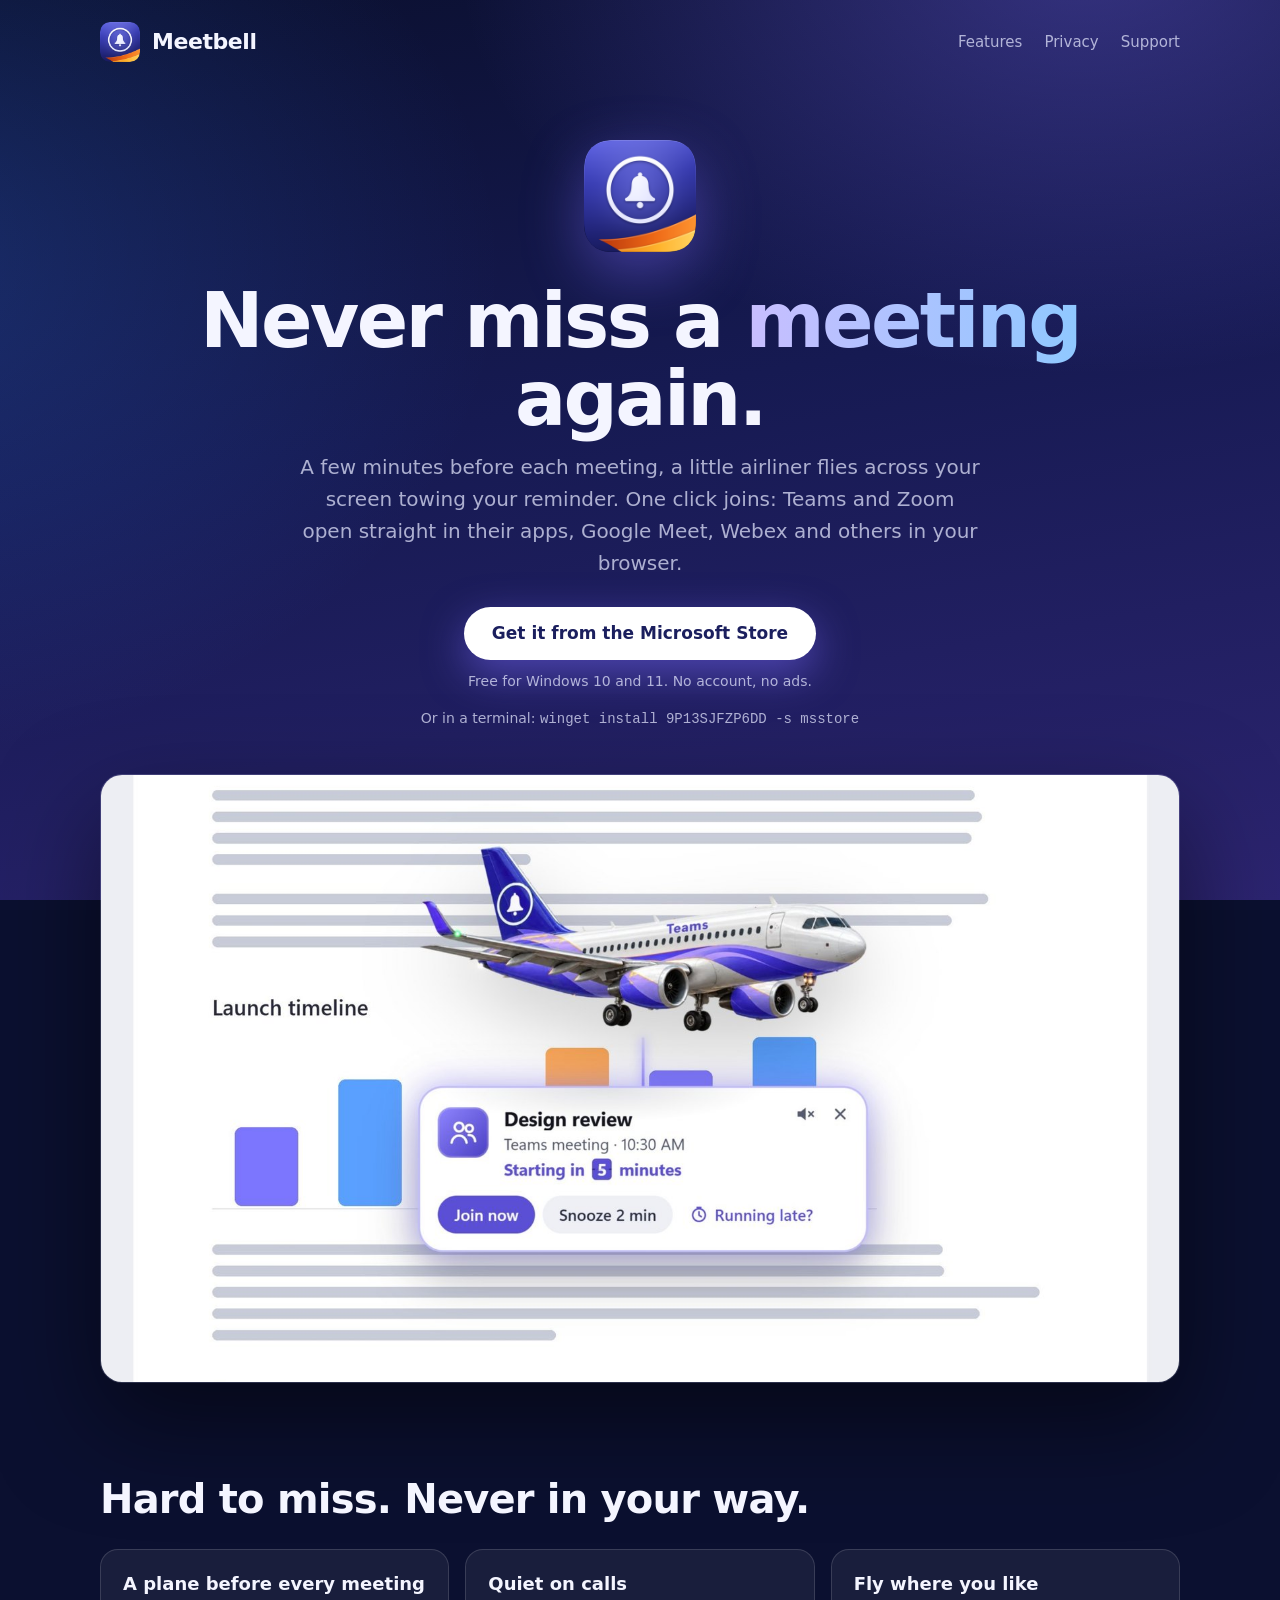
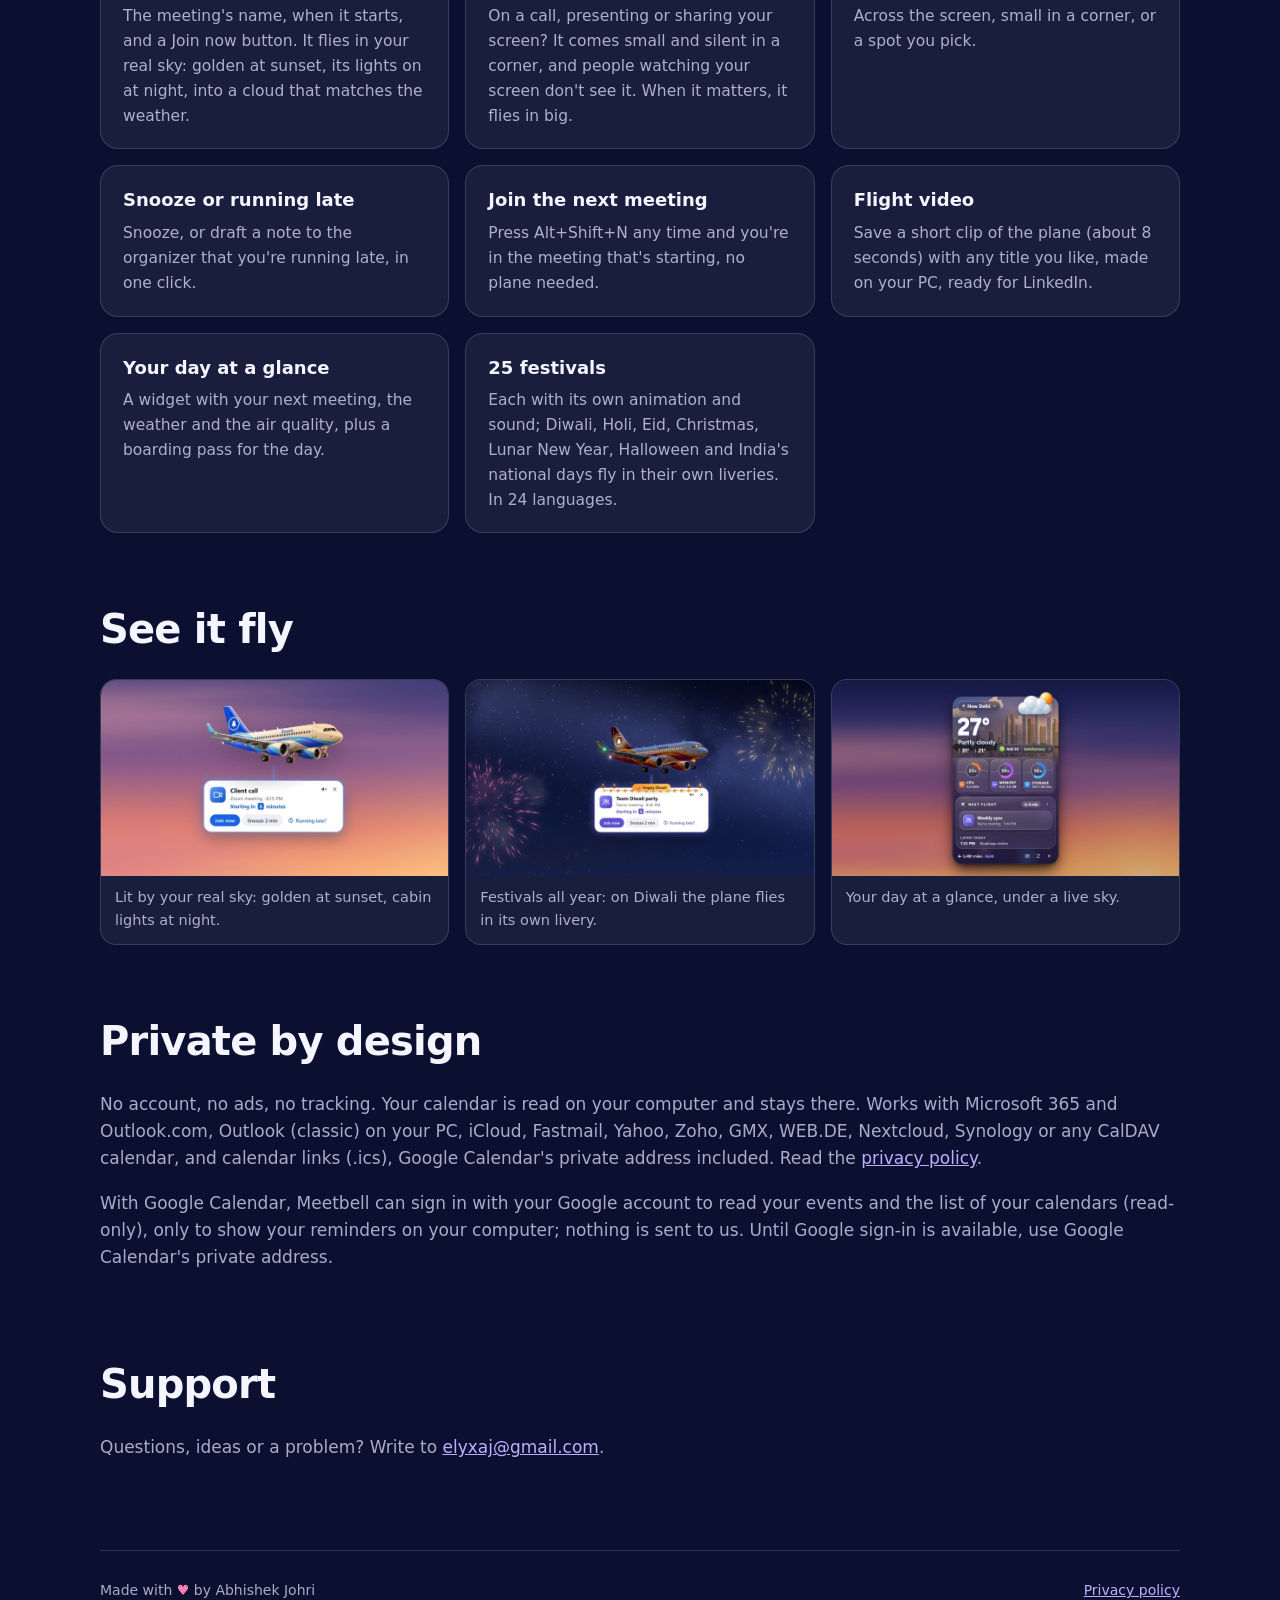
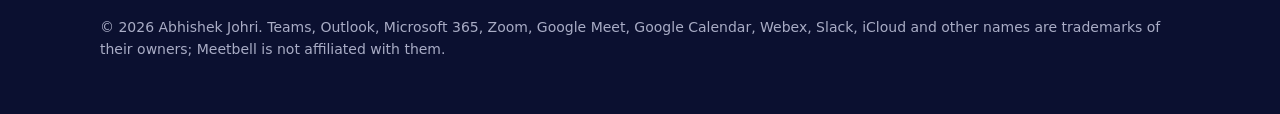
<file: index.html>
<!doctype html>
<html lang="en">
  <head>
    <meta charset="utf-8" />
    <meta name="viewport" content="width=device-width, initial-scale=1" />
    <title>Meetbell: meeting reminders that fly</title>
    <meta name="description" content="A little airliner flies across your screen before every meeting, towing your reminder, lit by your real sky. Join in one click. Free on the Microsoft Store." />
    <meta property="og:type" content="website" />
    <meta property="og:site_name" content="Meetbell" />
    <meta property="og:title" content="Meetbell: meeting reminders that fly" />
    <meta property="og:description" content="A little airliner flies across your screen before every meeting, towing your reminder. Join in one click. Free, no account, no ads." />
    <meta property="og:url" content="https://abhi10304.github.io/meetbell-site/" />
    <meta property="og:image" content="https://abhi10304.github.io/meetbell-site/img/og.jpg" />
    <meta property="og:image:type" content="image/jpeg" />
    <meta property="og:image:width" content="1200" />
    <meta property="og:image:height" content="630" />
    <meta property="og:image:alt" content="Meetbell: your meeting reminder is a plane. A little airliner at golden hour towing a reminder card with a Join now button." />
    <meta name="twitter:card" content="summary_large_image" />
    <link rel="icon" href="img/favicon.png" />
    <link rel="stylesheet" href="style.css" />
  </head>
  <body>
    <div class="wrap">
      <header class="top">
        <a class="brand" href="./"><img src="img/icon.png" alt="" />Meetbell</a>
        <nav><a href="#features">Features</a><a href="privacy.html">Privacy</a><a href="#support">Support</a></nav>
      </header>

      <main>
        <div class="hero">
          <img class="icon" src="img/icon.png" alt="Meetbell icon" />
          <h1>Never miss a <span class="hi">meeting</span> again.</h1>
          <p class="lead">
            A few minutes before each meeting, a little airliner flies across your screen towing your reminder. One click
            joins: Teams and Zoom open straight in their apps, Google Meet, Webex and others in your browser.
          </p>
          <a class="pill" href="https://apps.microsoft.com/detail/9P13SJFZP6DD">Get it from the Microsoft Store</a>
          <p class="muted small">Free for Windows 10 and 11. No account, no ads.</p>
          <p class="muted small">Or in a terminal: <code>winget install 9P13SJFZP6DD -s msstore</code></p>
          <div class="shot"><img src="img/1-sky.jpg" alt="A plane flies across a document towing a reminder for a Teams meeting, with Join now, Snooze and Running late buttons" /></div>
        </div>

        <section id="features">
          <h2>Hard to miss. Never in your way.</h2>
          <div class="grid">
            <div class="card"><h3>A plane before every meeting</h3><p>The meeting's name, when it starts, and a Join now button. It flies in your real sky: golden at sunset, its lights on at night, into a cloud that matches the weather.</p></div>
            <div class="card"><h3>Quiet on calls</h3><p>On a call, presenting or sharing your screen? It comes small and silent in a corner, and people watching your screen don't see it. When it matters, it flies in big.</p></div>
            <div class="card"><h3>Fly where you like</h3><p>Across the screen, small in a corner, or a spot you pick.</p></div>
            <div class="card"><h3>Snooze or running late</h3><p>Snooze, or draft a note to the organizer that you're running late, in one click.</p></div>
            <div class="card"><h3>Join the next meeting</h3><p>Press Alt+Shift+N any time and you're in the meeting that's starting, no plane needed.</p></div>
            <div class="card"><h3>Flight video</h3><p>Save a short clip of the plane (about 8 seconds) with any title you like, made on your PC, ready for LinkedIn.</p></div>
            <div class="card"><h3>Your day at a glance</h3><p>A widget with your next meeting, the weather and the air quality, plus a boarding pass for the day.</p></div>
            <div class="card"><h3>25 festivals</h3><p>Each with its own animation and sound; Diwali, Holi, Eid, Christmas, Lunar New Year, Halloween and India's national days fly in their own liveries. In 24 languages.</p></div>
          </div>
        </section>

        <section>
          <h2>See it fly</h2>
          <div class="gallery">
            <figure><img src="img/2-call.jpg" alt="A plane at golden hour, lit warm by the setting sun, towing a reminder for a Zoom client call" loading="lazy" /><figcaption>Lit by your real sky: golden at sunset, cabin lights at night.</figcaption></figure>
            <figure><img src="img/4-festival.jpg" alt="The plane in its Diwali livery at night, with diyas on its card and fireworks on both sides" loading="lazy" /><figcaption>Festivals all year: on Diwali the plane flies in its own livery.</figcaption></figure>
            <figure><img src="img/5-widget.jpg" alt="The widget: a city under the live sky, the weather, air quality, CPU, memory and storage, and the next meeting" loading="lazy" /><figcaption>Your day at a glance, under a live sky.</figcaption></figure>
          </div>
        </section>

        <section>
          <h2>Private by design</h2>
          <p class="muted">
            No account, no ads, no tracking. Your calendar is read on your computer and stays there. Works with Microsoft 365
            and Outlook.com, Outlook (classic) on your PC, iCloud, Fastmail, Yahoo, Zoho, GMX, WEB.DE, Nextcloud, Synology or
            any CalDAV calendar, and calendar links (.ics), Google Calendar's private address included. Read the
            <a href="privacy.html">privacy policy</a>.
          </p>
          <p class="muted">
            With Google Calendar, Meetbell can sign in with your Google account to read your events and the list of your
            calendars (read-only), only to show your reminders on your computer; nothing is sent to us. Until Google
            sign-in is available, use Google Calendar's private address.
          </p>
        </section>

        <section id="support">
          <h2>Support</h2>
          <p class="muted">Questions, ideas or a problem? Write to <a href="mailto:elyxaj@gmail.com">elyxaj@gmail.com</a>.</p>
        </section>
      </main>

      <footer>
        <div class="row">
          <span>Made with <span class="heart">♥</span> by Abhishek Johri</span>
          <span><a href="privacy.html">Privacy policy</a></span>
        </div>
        <p>© 2026 Abhishek Johri. Teams, Outlook, Microsoft 365, Zoom, Google Meet, Google Calendar, Webex, Slack, iCloud and other names are trademarks of their owners; Meetbell is not affiliated with them.</p>
      </footer>
    </div>
  </body>
</html>
</file>
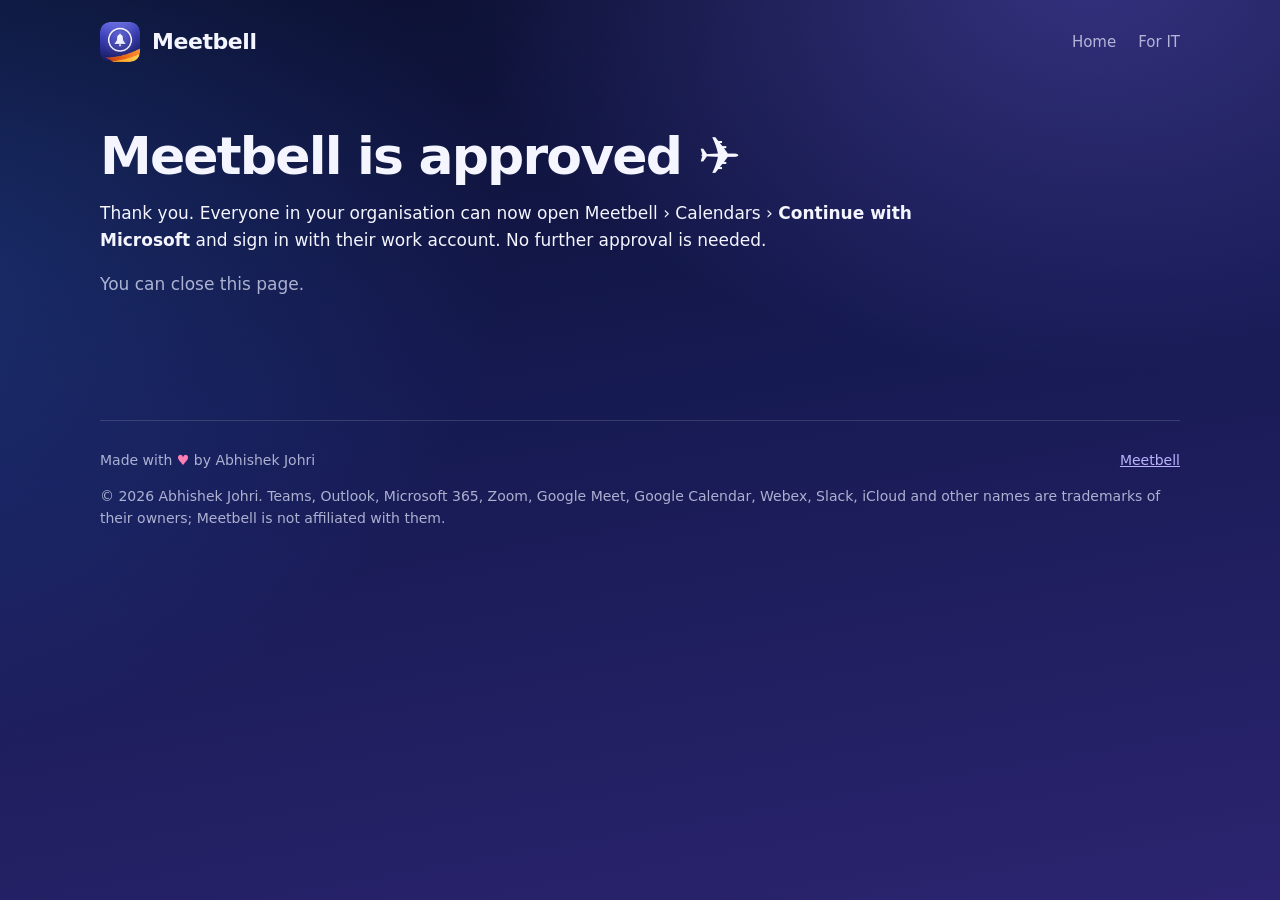
<file: approved.html>
<!doctype html>
<html lang="en">
  <head>
    <meta charset="utf-8" />
    <meta name="viewport" content="width=device-width, initial-scale=1" />
    <title>Meetbell approved</title>
    <meta name="description" content="Meetbell has been approved for your organisation." />
    <link rel="icon" href="img/favicon.png" />
    <link rel="stylesheet" href="style.css" />
  </head>
  <body>
    <div class="wrap">
      <header class="top">
        <a class="brand" href="./"><img src="img/icon.png" alt="" />Meetbell</a>
        <nav><a href="./">Home</a><a href="for-it.html">For IT</a></nav>
      </header>

      <main class="doc">
        <h1 id="title">Meetbell is approved ✈</h1>
        <p id="text">
          Thank you. Everyone in your organisation can now open Meetbell › Calendars › <strong>Continue with
          Microsoft</strong> and sign in with their work account. No further approval is needed.
        </p>
        <p class="muted">You can close this page.</p>
      </main>

      <footer>
        <div class="row">
          <span>Made with <span class="heart">♥</span> by Abhishek Johri</span>
          <span><a href="./">Meetbell</a></span>
        </div>
        <p>© 2026 Abhishek Johri. Teams, Outlook, Microsoft 365, Zoom, Google Meet, Google Calendar, Webex, Slack, iCloud and other names are trademarks of their owners; Meetbell is not affiliated with them.</p>
      </footer>
    </div>
    <script>
      // Microsoft returns ?admin_consent=True on success, or ?error=… if the approval was cancelled or failed.
      const q = new URLSearchParams(location.search);
      if (q.get('error')) {
        document.getElementById('title').textContent = 'Meetbell was not approved';
        document.getElementById('text').textContent =
          'The approval was cancelled or didn’t complete' +
          (q.get('error_description') ? ': ' + q.get('error_description') : '.') +
          ' You can try again with the same link, signed in as an administrator.';
      }
    </script>
  </body>
</html>
</file>
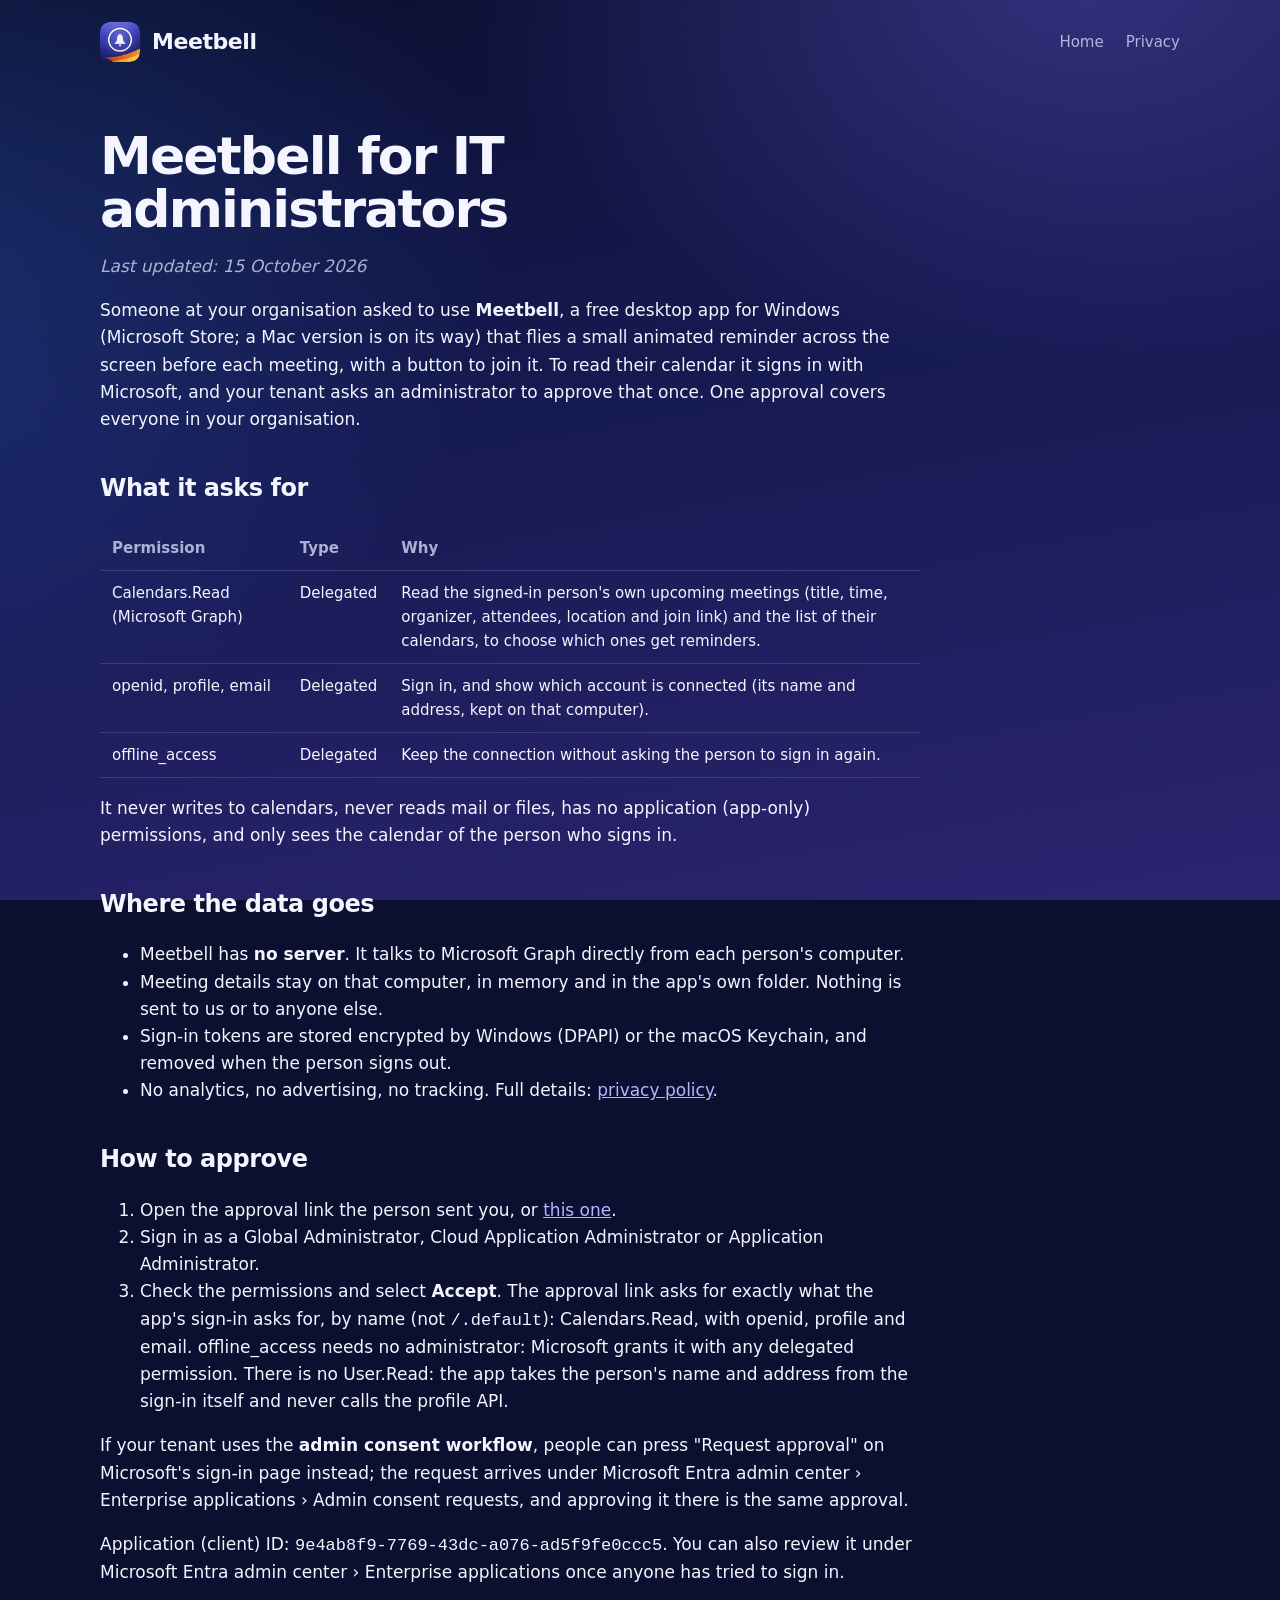
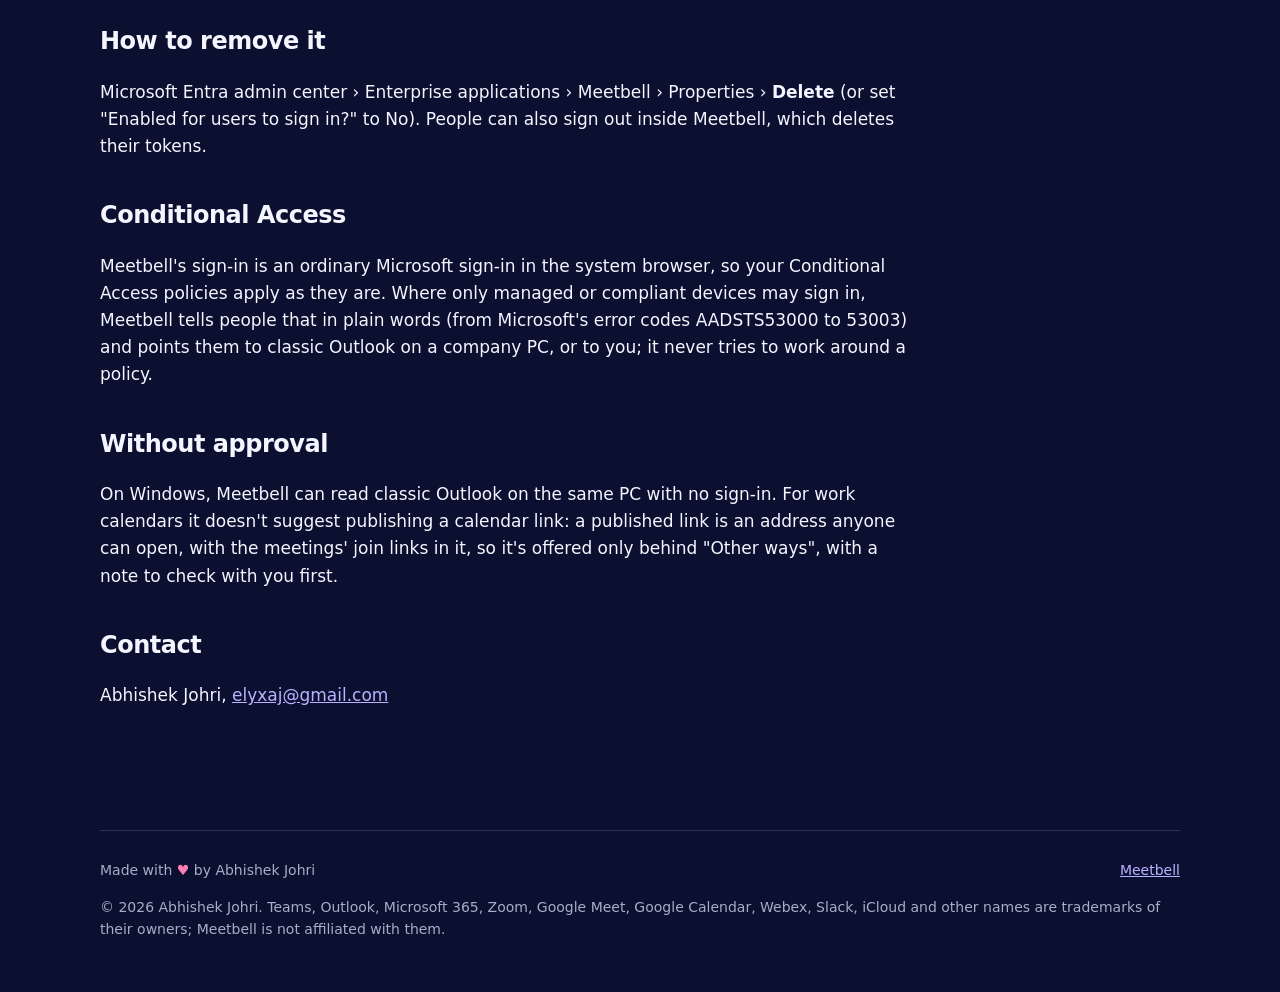
<file: for-it.html>
<!doctype html>
<html lang="en">
  <head>
    <meta charset="utf-8" />
    <meta name="viewport" content="width=device-width, initial-scale=1" />
    <title>Meetbell for IT administrators</title>
    <meta name="description" content="What Meetbell asks for in Microsoft 365, why, where the data goes, and how to approve or remove it." />
    <link rel="icon" href="img/favicon.png" />
    <link rel="stylesheet" href="style.css" />
  </head>
  <body>
    <div class="wrap">
      <header class="top">
        <a class="brand" href="./"><img src="img/icon.png" alt="" />Meetbell</a>
        <nav><a href="./">Home</a><a href="privacy.html">Privacy</a></nav>
      </header>

      <main class="doc">
        <h1>Meetbell for IT administrators</h1>
        <p class="muted"><em>Last updated: 15 October 2026</em></p>

        <p>
          Someone at your organisation asked to use <strong>Meetbell</strong>, a free desktop app for Windows (Microsoft
          Store; a Mac version is on its way) that flies a small animated reminder across the screen before each meeting,
          with a button to join it. To read their calendar it signs in with Microsoft, and your tenant asks an
          administrator to approve that once. One approval covers everyone in your organisation.
        </p>

        <h2>What it asks for</h2>
        <div class="table">
          <table>
            <thead>
              <tr><th>Permission</th><th>Type</th><th>Why</th></tr>
            </thead>
            <tbody>
              <tr><td>Calendars.Read (Microsoft Graph)</td><td>Delegated</td><td>Read the signed-in person's own upcoming meetings (title, time, organizer, attendees, location and join link) and the list of their calendars, to choose which ones get reminders.</td></tr>
              <tr><td>openid, profile, email</td><td>Delegated</td><td>Sign in, and show which account is connected (its name and address, kept on that computer).</td></tr>
              <tr><td>offline_access</td><td>Delegated</td><td>Keep the connection without asking the person to sign in again.</td></tr>
            </tbody>
          </table>
        </div>
        <p>
          It never writes to calendars, never reads mail or files, has no application (app-only) permissions, and only
          sees the calendar of the person who signs in.
        </p>

        <h2>Where the data goes</h2>
        <ul>
          <li>Meetbell has <strong>no server</strong>. It talks to Microsoft Graph directly from each person's computer.</li>
          <li>Meeting details stay on that computer, in memory and in the app's own folder. Nothing is sent to us or to anyone else.</li>
          <li>Sign-in tokens are stored encrypted by Windows (DPAPI) or the macOS Keychain, and removed when the person signs out.</li>
          <li>No analytics, no advertising, no tracking. Full details: <a href="privacy.html">privacy policy</a>.</li>
        </ul>

        <h2>How to approve</h2>
        <ol>
          <li>Open the approval link the person sent you, or
            <a href="https://login.microsoftonline.com/organizations/v2.0/adminconsent?client_id=9e4ab8f9-7769-43dc-a076-ad5f9fe0ccc5&amp;scope=openid%20profile%20email%20https%3A%2F%2Fgraph.microsoft.com%2FCalendars.Read&amp;redirect_uri=https%3A%2F%2Fabhi10304.github.io%2Fmeetbell-site%2Fapproved.html&amp;state=meetbell">this one</a>.
          </li>
          <li>Sign in as a Global Administrator, Cloud Application Administrator or Application Administrator.</li>
          <li>Check the permissions and select <strong>Accept</strong>. The approval link asks for exactly what the app's
            sign-in asks for, by name (not <code>/.default</code>): Calendars.Read, with openid, profile and email.
            offline_access needs no administrator: Microsoft grants it with any delegated permission. There is no
            User.Read: the app takes the person's name and address from the sign-in itself and never calls the profile API.</li>
        </ol>
        <p>
          If your tenant uses the <strong>admin consent workflow</strong>, people can press "Request approval" on
          Microsoft's sign-in page instead; the request arrives under Microsoft Entra admin center › Enterprise
          applications › Admin consent requests, and approving it there is the same approval.
        </p>
        <p>
          Application (client) ID: <code>9e4ab8f9-7769-43dc-a076-ad5f9fe0ccc5</code>. You can also review it under
          Microsoft Entra admin center › Enterprise applications once anyone has tried to sign in.
        </p>

        <h2>How to remove it</h2>
        <p>
          Microsoft Entra admin center › Enterprise applications › Meetbell › Properties › <strong>Delete</strong> (or set
          "Enabled for users to sign in?" to No). People can also sign out inside Meetbell, which deletes their tokens.
        </p>

        <h2>Conditional Access</h2>
        <p>
          Meetbell's sign-in is an ordinary Microsoft sign-in in the system browser, so your Conditional Access policies
          apply as they are. Where only managed or compliant devices may sign in, Meetbell tells people that in plain
          words (from Microsoft's error codes AADSTS53000 to 53003) and points them to classic Outlook on a company PC, or
          to you; it never tries to work around a policy.
        </p>

        <h2>Without approval</h2>
        <p>
          On Windows, Meetbell can read classic Outlook on the same PC with no sign-in. For work calendars it doesn't
          suggest publishing a calendar link: a published link is an address anyone can open, with the meetings' join
          links in it, so it's offered only behind "Other ways", with a note to check with you first.
        </p>

        <h2>Contact</h2>
        <p>Abhishek Johri, <a href="mailto:elyxaj@gmail.com">elyxaj@gmail.com</a></p>
      </main>

      <footer>
        <div class="row">
          <span>Made with <span class="heart">♥</span> by Abhishek Johri</span>
          <span><a href="./">Meetbell</a></span>
        </div>
        <p>© 2026 Abhishek Johri. Teams, Outlook, Microsoft 365, Zoom, Google Meet, Google Calendar, Webex, Slack, iCloud and other names are trademarks of their owners; Meetbell is not affiliated with them.</p>
      </footer>
    </div>
  </body>
</html>
</file>
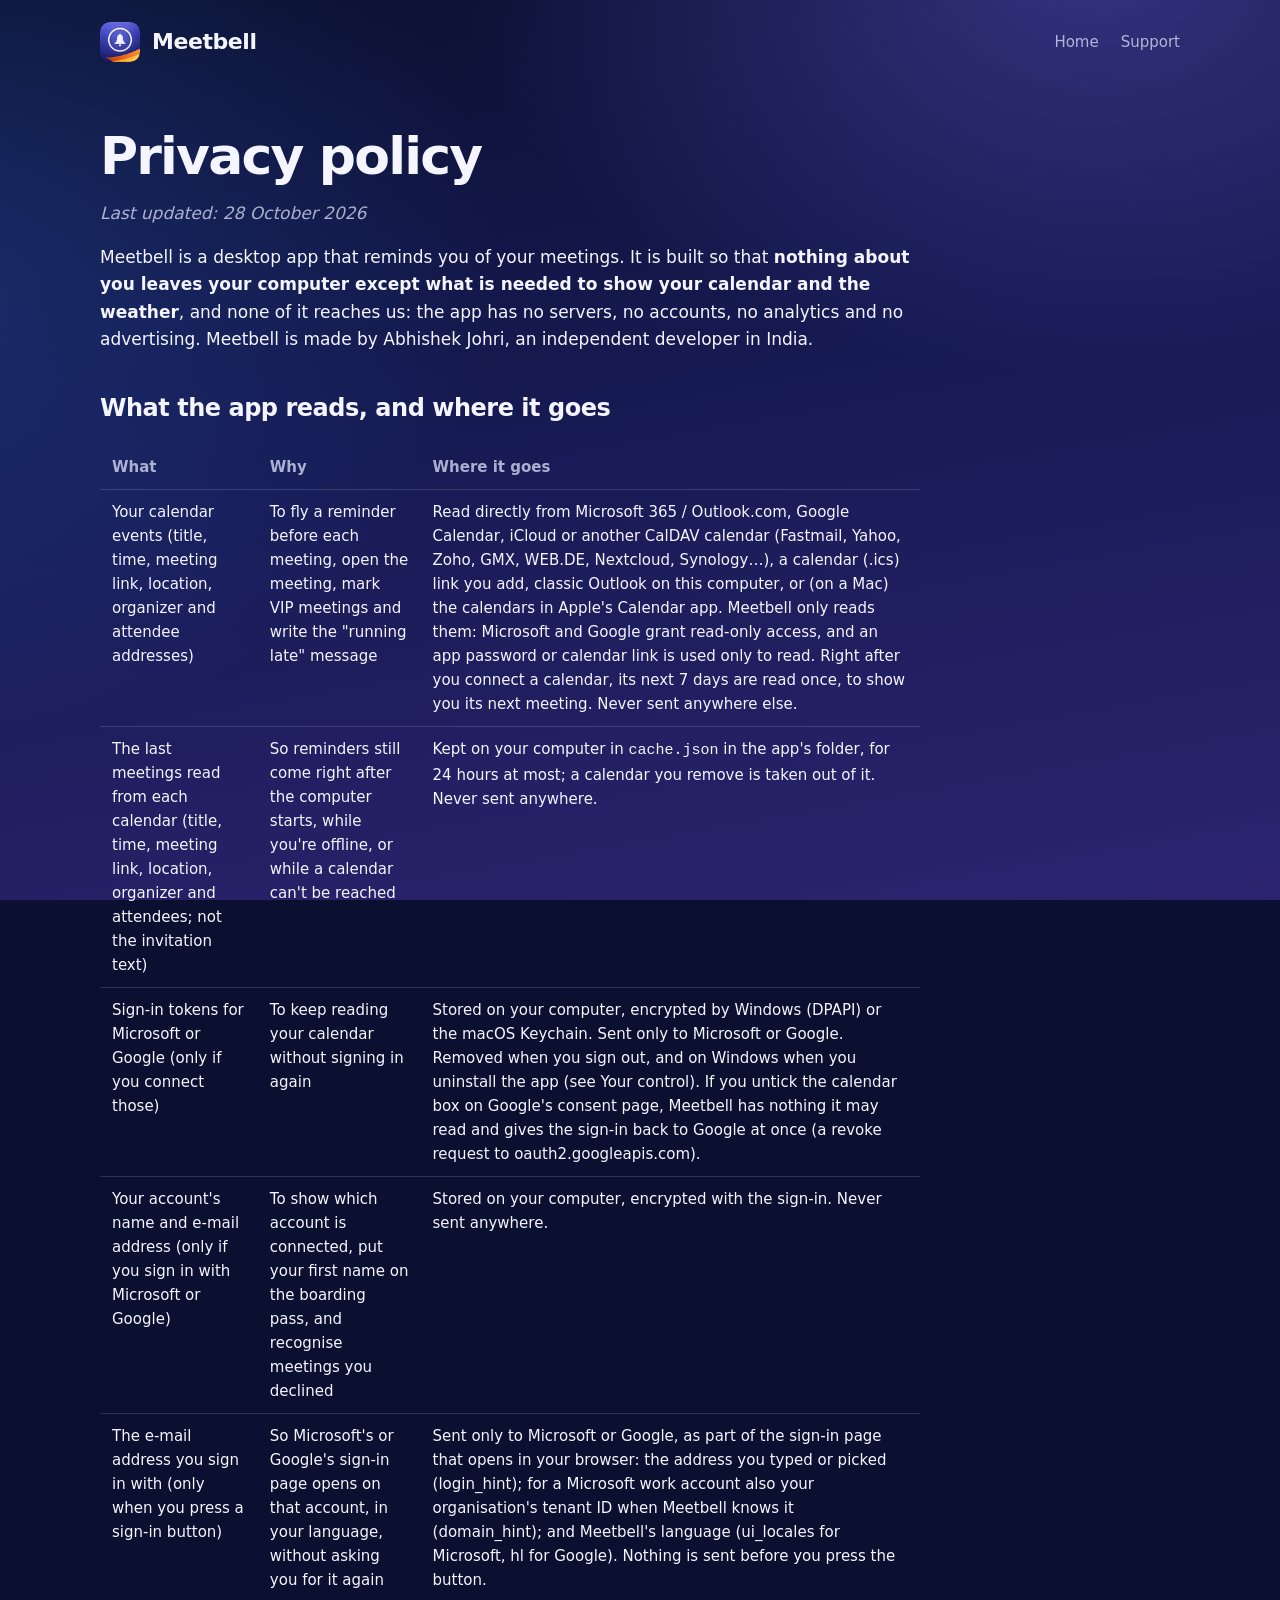
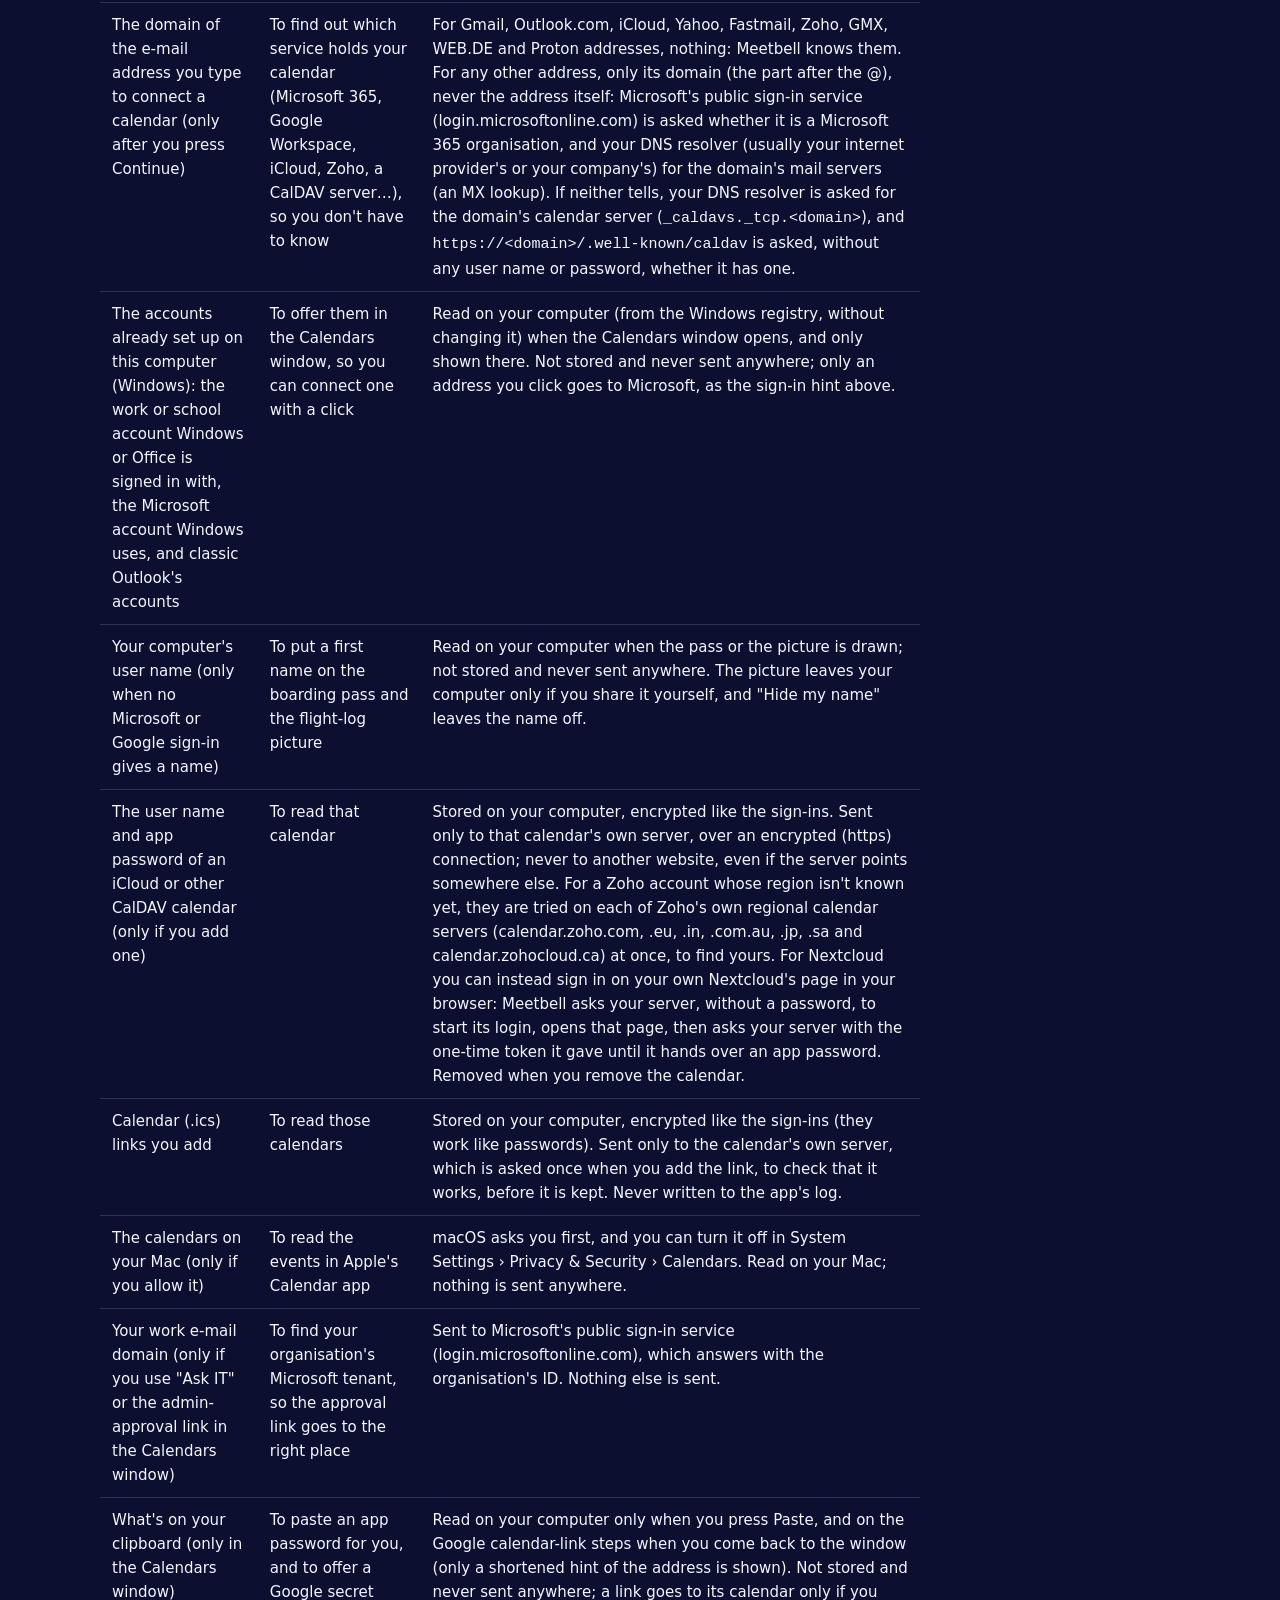
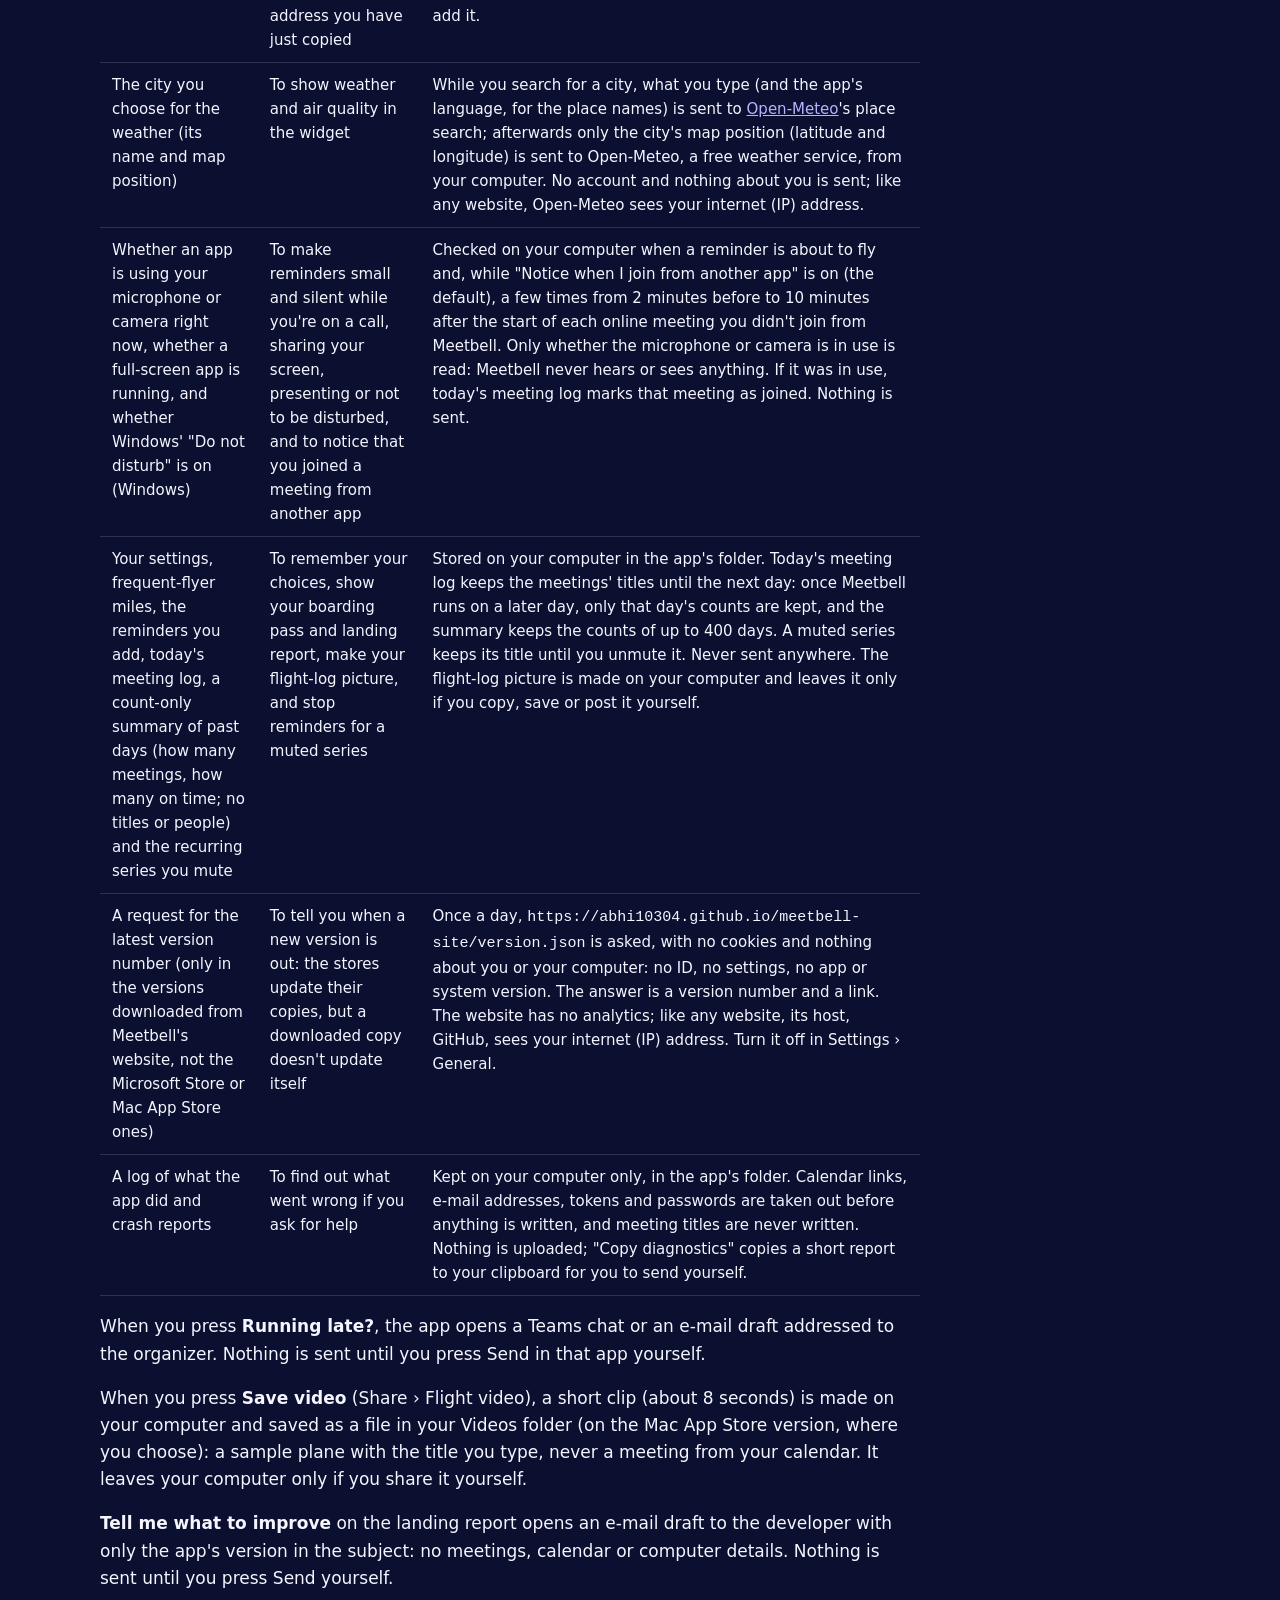
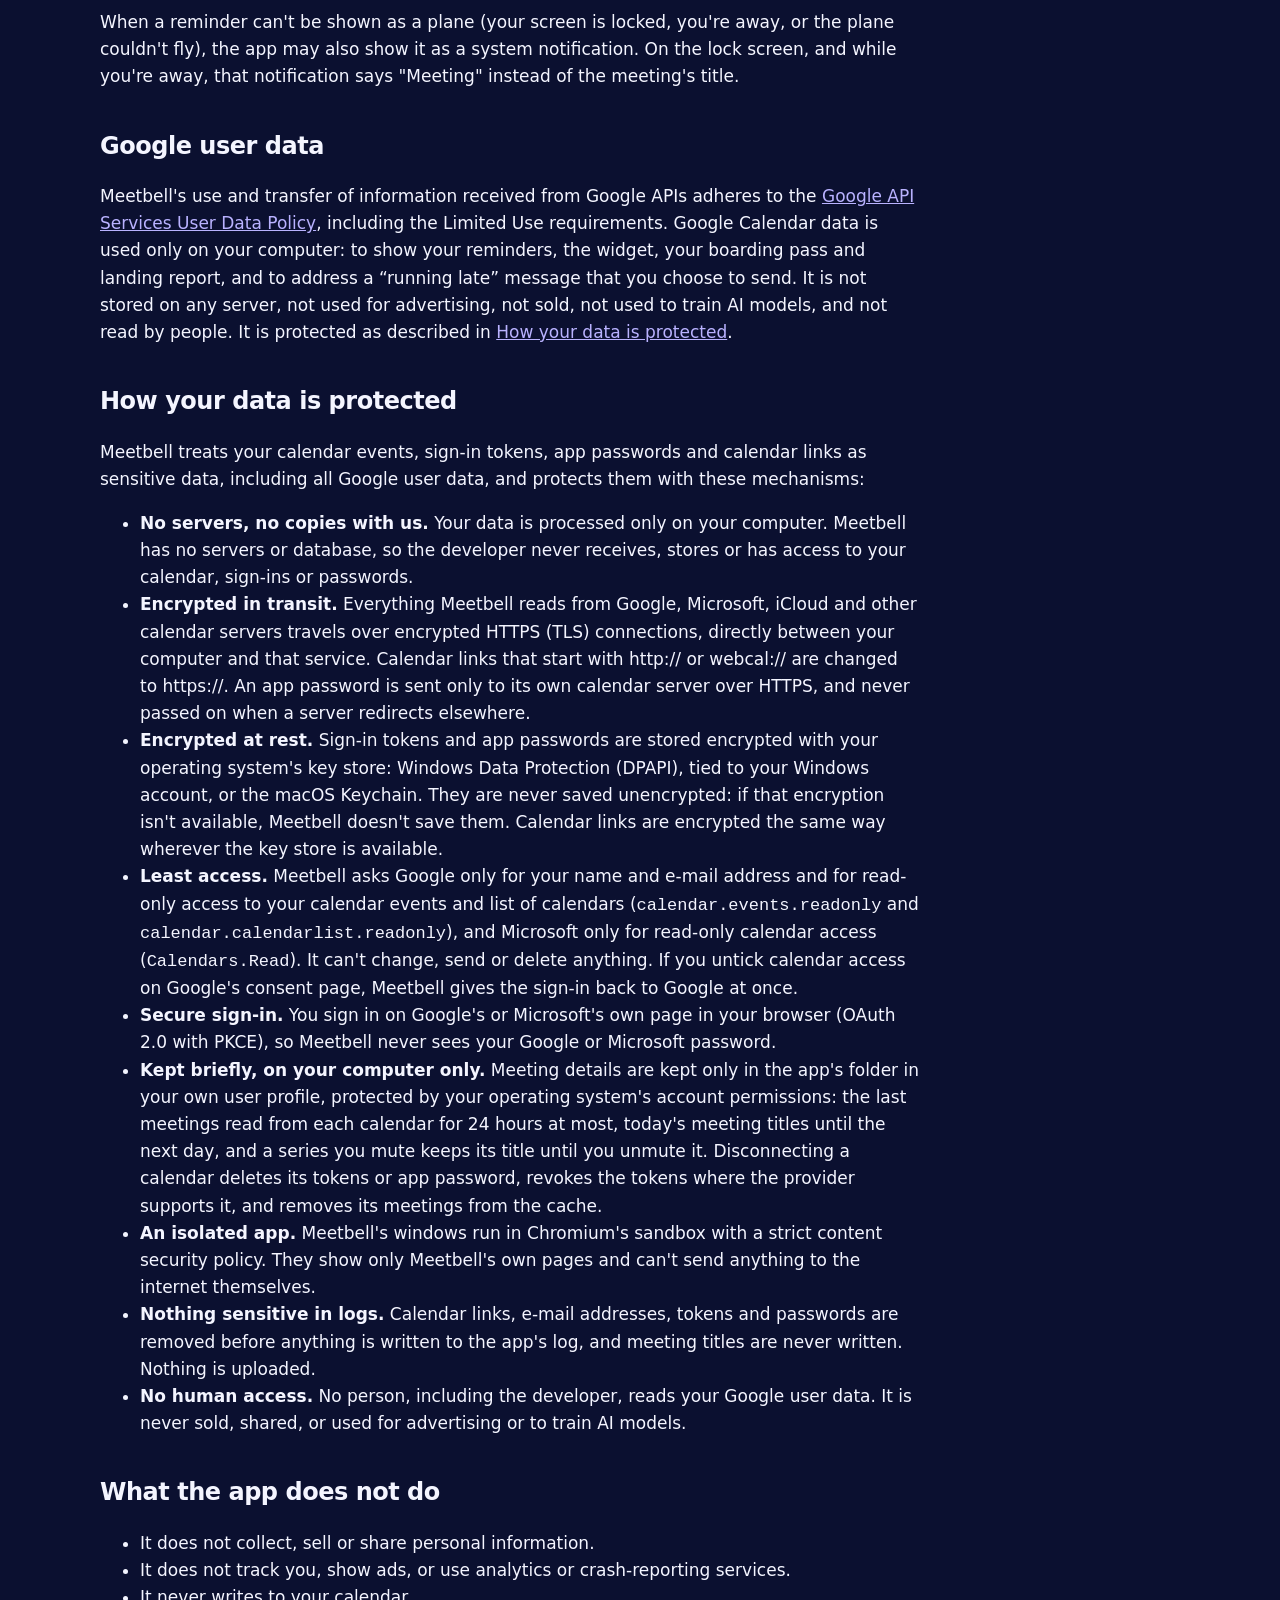
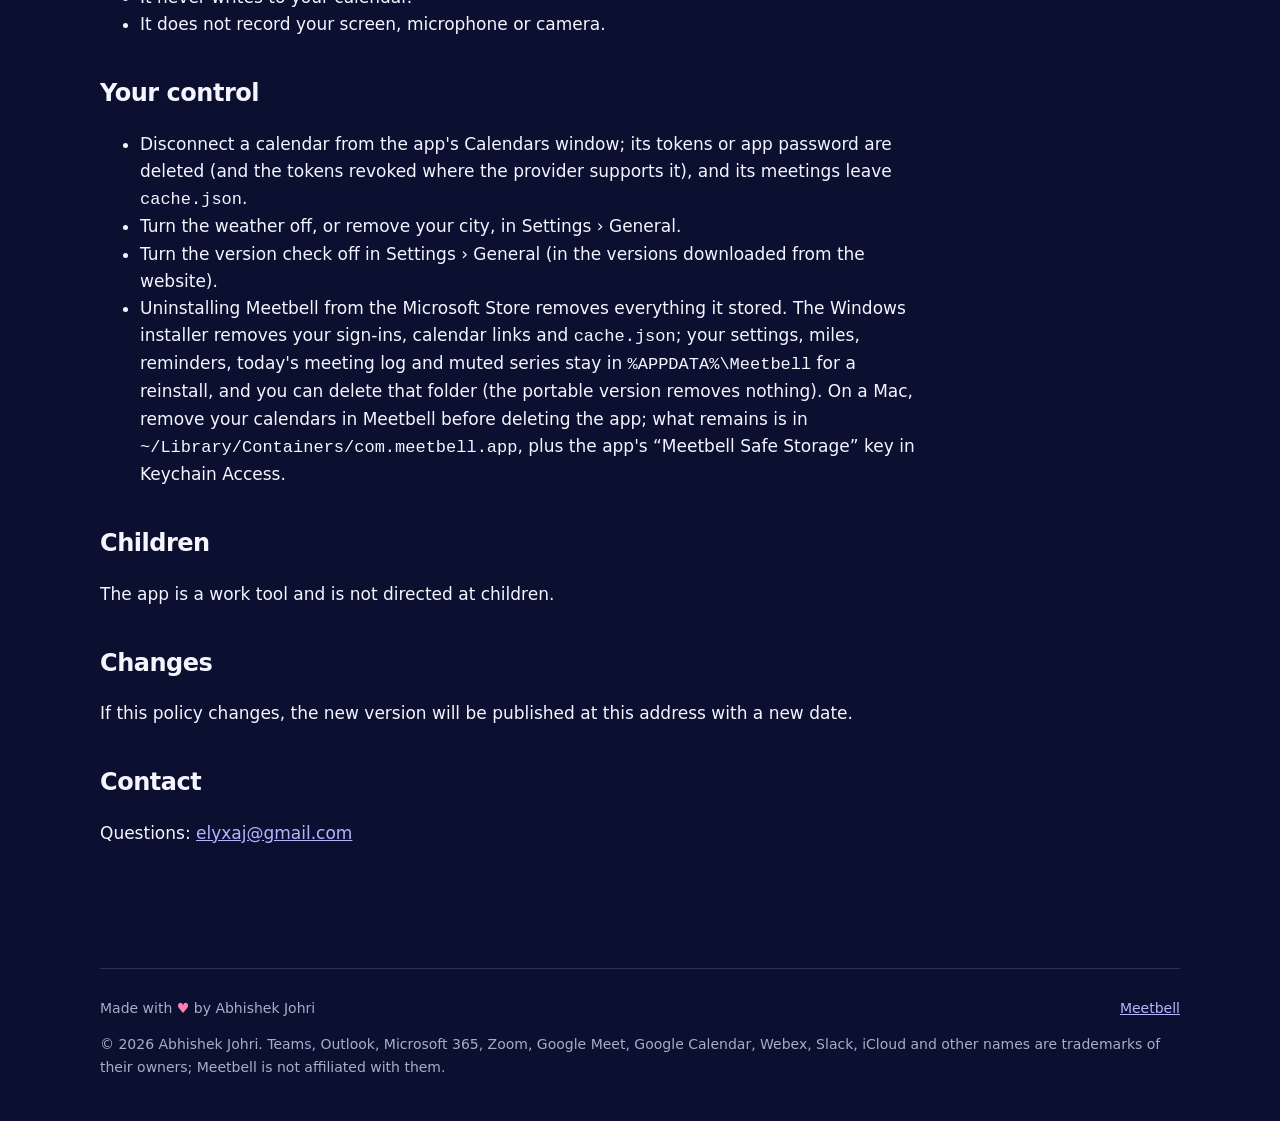
<file: privacy.html>
<!doctype html>
<html lang="en">
  <head>
    <meta charset="utf-8" />
    <meta name="viewport" content="width=device-width, initial-scale=1" />
    <title>Meetbell privacy policy</title>
    <meta name="description" content="Meetbell has no servers, no accounts, no analytics and no advertising. Your calendar is read on your computer and stays there." />
    <meta property="og:type" content="website" />
    <meta property="og:site_name" content="Meetbell" />
    <meta property="og:title" content="Meetbell privacy policy" />
    <meta property="og:description" content="Meetbell has no servers, no accounts, no analytics and no advertising. Your calendar is read on your computer and stays there." />
    <meta property="og:url" content="https://abhi10304.github.io/meetbell-site/privacy.html" />
    <meta property="og:image" content="https://abhi10304.github.io/meetbell-site/img/og.jpg" />
    <meta property="og:image:type" content="image/jpeg" />
    <meta property="og:image:width" content="1200" />
    <meta property="og:image:height" content="630" />
    <meta property="og:image:alt" content="Meetbell: your meeting reminder is a plane. A little airliner at golden hour towing a reminder card with a Join now button." />
    <meta name="twitter:card" content="summary_large_image" />
    <link rel="icon" href="img/favicon.png" />
    <link rel="stylesheet" href="style.css" />
  </head>
  <body>
    <div class="wrap">
      <header class="top">
        <a class="brand" href="./"><img src="img/icon.png" alt="" />Meetbell</a>
        <nav><a href="./">Home</a><a href="./#support">Support</a></nav>
      </header>

      <main class="doc">
        <h1>Privacy policy</h1>
        <p class="muted"><em>Last updated: 28 October 2026</em></p>
        <p>Meetbell is a desktop app that reminds you of your meetings. It is built so that <strong>nothing about you leaves your computer except what is needed to show your calendar and the weather</strong>, and none of it reaches us: the app has no servers, no accounts, no analytics and no advertising. Meetbell is made by Abhishek Johri, an independent developer in India.</p>

        <h2>What the app reads, and where it goes</h2>
        <div class="table">
          <table>
            <thead>
              <tr><th>What</th><th>Why</th><th>Where it goes</th></tr>
            </thead>
            <tbody>
              <tr>
                <td>Your calendar events (title, time, meeting link, location, organizer and attendee addresses)</td>
                <td>To fly a reminder before each meeting, open the meeting, mark VIP meetings and write the "running late" message</td>
                <td>Read directly from Microsoft 365 / Outlook.com, Google Calendar, iCloud or another CalDAV calendar (Fastmail, Yahoo, Zoho, GMX, WEB.DE, Nextcloud, Synology…), a calendar (.ics) link you add, classic Outlook on this computer, or (on a Mac) the calendars in Apple's Calendar app. Meetbell only reads them: Microsoft and Google grant read-only access, and an app password or calendar link is used only to read. Right after you connect a calendar, its next 7 days are read once, to show you its next meeting. Never sent anywhere else.</td>
              </tr>
              <tr>
                <td>The last meetings read from each calendar (title, time, meeting link, location, organizer and attendees; not the invitation text)</td>
                <td>So reminders still come right after the computer starts, while you're offline, or while a calendar can't be reached</td>
                <td>Kept on your computer in <code>cache.json</code> in the app's folder, for 24 hours at most; a calendar you remove is taken out of it. Never sent anywhere.</td>
              </tr>
              <tr>
                <td>Sign-in tokens for Microsoft or Google (only if you connect those)</td>
                <td>To keep reading your calendar without signing in again</td>
                <td>Stored on your computer, encrypted by Windows (DPAPI) or the macOS Keychain. Sent only to Microsoft or Google. Removed when you sign out, and on Windows when you uninstall the app (see Your control). If you untick the calendar box on Google's consent page, Meetbell has nothing it may read and gives the sign-in back to Google at once (a revoke request to oauth2.googleapis.com).</td>
              </tr>
              <tr>
                <td>Your account's name and e-mail address (only if you sign in with Microsoft or Google)</td>
                <td>To show which account is connected, put your first name on the boarding pass, and recognise meetings you declined</td>
                <td>Stored on your computer, encrypted with the sign-in. Never sent anywhere.</td>
              </tr>
              <tr>
                <td>The e-mail address you sign in with (only when you press a sign-in button)</td>
                <td>So Microsoft's or Google's sign-in page opens on that account, in your language, without asking you for it again</td>
                <td>Sent only to Microsoft or Google, as part of the sign-in page that opens in your browser: the address you typed or picked (login_hint); for a Microsoft work account also your organisation's tenant ID when Meetbell knows it (domain_hint); and Meetbell's language (ui_locales for Microsoft, hl for Google). Nothing is sent before you press the button.</td>
              </tr>
              <tr>
                <td>The domain of the e-mail address you type to connect a calendar (only after you press Continue)</td>
                <td>To find out which service holds your calendar (Microsoft 365, Google Workspace, iCloud, Zoho, a CalDAV server…), so you don't have to know</td>
                <td>For Gmail, Outlook.com, iCloud, Yahoo, Fastmail, Zoho, GMX, WEB.DE and Proton addresses, nothing: Meetbell knows them. For any other address, only its domain (the part after the @), never the address itself: Microsoft's public sign-in service (login.microsoftonline.com) is asked whether it is a Microsoft 365 organisation, and your DNS resolver (usually your internet provider's or your company's) for the domain's mail servers (an MX lookup). If neither tells, your DNS resolver is asked for the domain's calendar server (<code>_caldavs._tcp.&lt;domain&gt;</code>), and <code>https://&lt;domain&gt;/.well-known/caldav</code> is asked, without any user name or password, whether it has one.</td>
              </tr>
              <tr>
                <td>The accounts already set up on this computer (Windows): the work or school account Windows or Office is signed in with, the Microsoft account Windows uses, and classic Outlook's accounts</td>
                <td>To offer them in the Calendars window, so you can connect one with a click</td>
                <td>Read on your computer (from the Windows registry, without changing it) when the Calendars window opens, and only shown there. Not stored and never sent anywhere; only an address you click goes to Microsoft, as the sign-in hint above.</td>
              </tr>
              <tr>
                <td>Your computer's user name (only when no Microsoft or Google sign-in gives a name)</td>
                <td>To put a first name on the boarding pass and the flight-log picture</td>
                <td>Read on your computer when the pass or the picture is drawn; not stored and never sent anywhere. The picture leaves your computer only if you share it yourself, and "Hide my name" leaves the name off.</td>
              </tr>
              <tr>
                <td>The user name and app password of an iCloud or other CalDAV calendar (only if you add one)</td>
                <td>To read that calendar</td>
                <td>Stored on your computer, encrypted like the sign-ins. Sent only to that calendar's own server, over an encrypted (https) connection; never to another website, even if the server points somewhere else. For a Zoho account whose region isn't known yet, they are tried on each of Zoho's own regional calendar servers (calendar.zoho.com, .eu, .in, .com.au, .jp, .sa and calendar.zohocloud.ca) at once, to find yours. For Nextcloud you can instead sign in on your own Nextcloud's page in your browser: Meetbell asks your server, without a password, to start its login, opens that page, then asks your server with the one-time token it gave until it hands over an app password. Removed when you remove the calendar.</td>
              </tr>
              <tr>
                <td>Calendar (.ics) links you add</td>
                <td>To read those calendars</td>
                <td>Stored on your computer, encrypted like the sign-ins (they work like passwords). Sent only to the calendar's own server, which is asked once when you add the link, to check that it works, before it is kept. Never written to the app's log.</td>
              </tr>
              <tr>
                <td>The calendars on your Mac (only if you allow it)</td>
                <td>To read the events in Apple's Calendar app</td>
                <td>macOS asks you first, and you can turn it off in System Settings › Privacy &amp; Security › Calendars. Read on your Mac; nothing is sent anywhere.</td>
              </tr>
              <tr>
                <td>Your work e-mail domain (only if you use "Ask IT" or the admin-approval link in the Calendars window)</td>
                <td>To find your organisation's Microsoft tenant, so the approval link goes to the right place</td>
                <td>Sent to Microsoft's public sign-in service (login.microsoftonline.com), which answers with the organisation's ID. Nothing else is sent.</td>
              </tr>
              <tr>
                <td>What's on your clipboard (only in the Calendars window)</td>
                <td>To paste an app password for you, and to offer a Google secret address you have just copied</td>
                <td>Read on your computer only when you press Paste, and on the Google calendar-link steps when you come back to the window (only a shortened hint of the address is shown). Not stored and never sent anywhere; a link goes to its calendar only if you add it.</td>
              </tr>
              <tr>
                <td>The city you choose for the weather (its name and map position)</td>
                <td>To show weather and air quality in the widget</td>
                <td>While you search for a city, what you type (and the app's language, for the place names) is sent to <a href="https://open-meteo.com">Open-Meteo</a>'s place search; afterwards only the city's map position (latitude and longitude) is sent to Open-Meteo, a free weather service, from your computer. No account and nothing about you is sent; like any website, Open-Meteo sees your internet (IP) address.</td>
              </tr>
              <tr>
                <td>Whether an app is using your microphone or camera right now, whether a full-screen app is running, and whether Windows' "Do not disturb" is on (Windows)</td>
                <td>To make reminders small and silent while you're on a call, sharing your screen, presenting or not to be disturbed, and to notice that you joined a meeting from another app</td>
                <td>Checked on your computer when a reminder is about to fly and, while "Notice when I join from another app" is on (the default), a few times from 2 minutes before to 10 minutes after the start of each online meeting you didn't join from Meetbell. Only whether the microphone or camera is in use is read: Meetbell never hears or sees anything. If it was in use, today's meeting log marks that meeting as joined. Nothing is sent.</td>
              </tr>
              <tr>
                <td>Your settings, frequent-flyer miles, the reminders you add, today's meeting log, a count-only summary of past days (how many meetings, how many on time; no titles or people) and the recurring series you mute</td>
                <td>To remember your choices, show your boarding pass and landing report, make your flight-log picture, and stop reminders for a muted series</td>
                <td>Stored on your computer in the app's folder. Today's meeting log keeps the meetings' titles until the next day: once Meetbell runs on a later day, only that day's counts are kept, and the summary keeps the counts of up to 400 days. A muted series keeps its title until you unmute it. Never sent anywhere. The flight-log picture is made on your computer and leaves it only if you copy, save or post it yourself.</td>
              </tr>
              <tr>
                <td>A request for the latest version number (only in the versions downloaded from Meetbell's website, not the Microsoft Store or Mac App Store ones)</td>
                <td>To tell you when a new version is out: the stores update their copies, but a downloaded copy doesn't update itself</td>
                <td>Once a day, <code>https://abhi10304.github.io/meetbell-site/version.json</code> is asked, with no cookies and nothing about you or your computer: no ID, no settings, no app or system version. The answer is a version number and a link. The website has no analytics; like any website, its host, GitHub, sees your internet (IP) address. Turn it off in Settings › General.</td>
              </tr>
              <tr>
                <td>A log of what the app did and crash reports</td>
                <td>To find out what went wrong if you ask for help</td>
                <td>Kept on your computer only, in the app's folder. Calendar links, e-mail addresses, tokens and passwords are taken out before anything is written, and meeting titles are never written. Nothing is uploaded; "Copy diagnostics" copies a short report to your clipboard for you to send yourself.</td>
              </tr>
            </tbody>
          </table>
        </div>
        <p>When you press <strong>Running late?</strong>, the app opens a Teams chat or an e-mail draft addressed to the organizer. Nothing is sent until you press Send in that app yourself.</p>
        <p>When you press <strong>Save video</strong> (Share › Flight video), a short clip (about 8 seconds) is made on your computer and saved as a file in your Videos folder (on the Mac App Store version, where you choose): a sample plane with the title you type, never a meeting from your calendar. It leaves your computer only if you share it yourself.</p>
        <p><strong>Tell me what to improve</strong> on the landing report opens an e-mail draft to the developer with only the app's version in the subject: no meetings, calendar or computer details. Nothing is sent until you press Send yourself.</p>
        <p>When a reminder can't be shown as a plane (your screen is locked, you're away, or the plane couldn't fly), the app may also show it as a system notification. On the lock screen, and while you're away, that notification says "Meeting" instead of the meeting's title.</p>

        <h2>Google user data</h2>
        <p>Meetbell's use and transfer of information received from Google APIs adheres to the <a href="https://developers.google.com/terms/api-services-user-data-policy">Google API Services User Data Policy</a>, including the Limited Use requirements. Google Calendar data is used only on your computer: to show your reminders, the widget, your boarding pass and landing report, and to address a “running late” message that you choose to send. It is not stored on any server, not used for advertising, not sold, not used to train AI models, and not read by people. It is protected as described in <a href="#protection">How your data is protected</a>.</p>

        <h2 id="protection">How your data is protected</h2>
        <p>Meetbell treats your calendar events, sign-in tokens, app passwords and calendar links as sensitive data, including all Google user data, and protects them with these mechanisms:</p>
        <ul>
          <li><strong>No servers, no copies with us.</strong> Your data is processed only on your computer. Meetbell has no servers or database, so the developer never receives, stores or has access to your calendar, sign-ins or passwords.</li>
          <li><strong>Encrypted in transit.</strong> Everything Meetbell reads from Google, Microsoft, iCloud and other calendar servers travels over encrypted HTTPS (TLS) connections, directly between your computer and that service. Calendar links that start with http:// or webcal:// are changed to https://. An app password is sent only to its own calendar server over HTTPS, and never passed on when a server redirects elsewhere.</li>
          <li><strong>Encrypted at rest.</strong> Sign-in tokens and app passwords are stored encrypted with your operating system's key store: Windows Data Protection (DPAPI), tied to your Windows account, or the macOS Keychain. They are never saved unencrypted: if that encryption isn't available, Meetbell doesn't save them. Calendar links are encrypted the same way wherever the key store is available.</li>
          <li><strong>Least access.</strong> Meetbell asks Google only for your name and e-mail address and for read-only access to your calendar events and list of calendars (<code>calendar.events.readonly</code> and <code>calendar.calendarlist.readonly</code>), and Microsoft only for read-only calendar access (<code>Calendars.Read</code>). It can't change, send or delete anything. If you untick calendar access on Google's consent page, Meetbell gives the sign-in back to Google at once.</li>
          <li><strong>Secure sign-in.</strong> You sign in on Google's or Microsoft's own page in your browser (OAuth 2.0 with PKCE), so Meetbell never sees your Google or Microsoft password.</li>
          <li><strong>Kept briefly, on your computer only.</strong> Meeting details are kept only in the app's folder in your own user profile, protected by your operating system's account permissions: the last meetings read from each calendar for 24 hours at most, today's meeting titles until the next day, and a series you mute keeps its title until you unmute it. Disconnecting a calendar deletes its tokens or app password, revokes the tokens where the provider supports it, and removes its meetings from the cache.</li>
          <li><strong>An isolated app.</strong> Meetbell's windows run in Chromium's sandbox with a strict content security policy. They show only Meetbell's own pages and can't send anything to the internet themselves.</li>
          <li><strong>Nothing sensitive in logs.</strong> Calendar links, e-mail addresses, tokens and passwords are removed before anything is written to the app's log, and meeting titles are never written. Nothing is uploaded.</li>
          <li><strong>No human access.</strong> No person, including the developer, reads your Google user data. It is never sold, shared, or used for advertising or to train AI models.</li>
        </ul>

        <h2>What the app does not do</h2>
        <ul>
          <li>It does not collect, sell or share personal information.</li>
          <li>It does not track you, show ads, or use analytics or crash-reporting services.</li>
          <li>It never writes to your calendar.</li>
          <li>It does not record your screen, microphone or camera.</li>
        </ul>

        <h2>Your control</h2>
        <ul>
          <li>Disconnect a calendar from the app's Calendars window; its tokens or app password are deleted (and the tokens revoked where the provider supports it), and its meetings leave <code>cache.json</code>.</li>
          <li>Turn the weather off, or remove your city, in Settings › General.</li>
          <li>Turn the version check off in Settings › General (in the versions downloaded from the website).</li>
          <li>Uninstalling Meetbell from the Microsoft Store removes everything it stored. The Windows installer removes your sign-ins, calendar links and <code>cache.json</code>; your settings, miles, reminders, today's meeting log and muted series stay in <code>%APPDATA%\Meetbell</code> for a reinstall, and you can delete that folder (the portable version removes nothing). On a Mac, remove your calendars in Meetbell before deleting the app; what remains is in <code>~/Library/Containers/com.meetbell.app</code>, plus the app's “Meetbell Safe Storage” key in Keychain Access.</li>
        </ul>

        <h2>Children</h2>
        <p>The app is a work tool and is not directed at children.</p>

        <h2>Changes</h2>
        <p>If this policy changes, the new version will be published at this address with a new date.</p>

        <h2>Contact</h2>
        <p>Questions: <a href="mailto:elyxaj@gmail.com">elyxaj@gmail.com</a></p>
      </main>

      <footer>
        <div class="row">
          <span>Made with <span class="heart">♥</span> by Abhishek Johri</span>
          <span><a href="./">Meetbell</a></span>
        </div>
        <p>© 2026 Abhishek Johri. Teams, Outlook, Microsoft 365, Zoom, Google Meet, Google Calendar, Webex, Slack, iCloud and other names are trademarks of their owners; Meetbell is not affiliated with them.</p>
      </footer>
    </div>
  </body>
</html>
</file>
<file: style.css>
:root {
  --ink: #0b1030;
  --text: #f4f5ff;
  --muted: rgba(230, 233, 255, 0.72);
  --line: rgba(255, 255, 255, 0.14);
  --glass: rgba(255, 255, 255, 0.06);
  --accent: #8f86ff;
  --hi: linear-gradient(92deg, #c9beff, #8fc8ff);
}
* {
  box-sizing: border-box;
}
html {
  background: var(--ink);
}
body {
  margin: 0;
  color: var(--text);
  font: 17px/1.6 "Segoe UI", system-ui, -apple-system, "Helvetica Neue", Arial, sans-serif;
  background:
    radial-gradient(900px 600px at 85% -5%, rgba(124, 107, 255, 0.35), transparent 70%),
    radial-gradient(900px 700px at -10% 30%, rgba(56, 132, 255, 0.22), transparent 70%),
    linear-gradient(170deg, #0b1030 0%, #161a52 45%, #2c2470 100%);
  background-attachment: fixed;
  min-height: 100vh;
}
a {
  color: #b9b2ff;
}
.wrap {
  width: min(1080px, 100% - 32px);
  margin: 0 auto;
}
header.top {
  display: flex;
  align-items: center;
  justify-content: space-between;
  padding: 22px 0;
}
.brand {
  display: flex;
  align-items: center;
  gap: 12px;
  color: var(--text);
  text-decoration: none;
  font-weight: 800;
  font-size: 22px;
  letter-spacing: -0.02em;
}
.brand img {
  width: 40px;
  height: 40px;
  border-radius: 10px;
}
nav a {
  color: var(--muted);
  text-decoration: none;
  margin-inline-start: 22px;
  font-size: 15px;
}
nav a:hover {
  color: var(--text);
}
.hero {
  text-align: center;
  padding: 56px 0 28px;
}
.hero .icon {
  width: 112px;
  height: 112px;
  border-radius: 26px;
  box-shadow: 0 20px 60px rgba(124, 107, 255, 0.45);
}
h1 {
  margin: 22px 0 6px;
  font-size: clamp(42px, 8vw, 76px);
  line-height: 1.02;
  letter-spacing: -0.035em;
  font-weight: 900;
}
.hi {
  background: var(--hi);
  -webkit-background-clip: text;
  background-clip: text;
  color: transparent;
}
.lead {
  max-width: 680px;
  margin: 14px auto 0;
  color: var(--muted);
  font-size: 20px;
}
.pill {
  display: inline-block;
  margin-top: 28px;
  padding: 13px 28px;
  border-radius: 999px;
  background: #fff;
  color: #1b1f5e;
  font-weight: 800;
  text-decoration: none;
  box-shadow: 0 14px 40px rgba(124, 107, 255, 0.5);
}
.pill:hover {
  box-shadow: 0 16px 48px rgba(124, 107, 255, 0.7);
}
.pill:focus-visible {
  outline: 3px solid #b9b2ff;
  outline-offset: 4px;
}
.small {
  margin-top: 10px;
  font-size: 14px;
}
.shot {
  margin: 44px auto 0;
  border-radius: 22px;
  overflow: hidden;
  border: 1px solid var(--line);
  box-shadow: 0 40px 100px rgba(0, 0, 0, 0.5);
}
.shot img,
.gallery img {
  display: block;
  width: 100%;
  height: auto;
}
section {
  padding: 56px 0 8px;
}
h2 {
  font-size: clamp(28px, 4.5vw, 40px);
  letter-spacing: -0.02em;
  margin: 0 0 18px;
}
.grid {
  display: grid;
  grid-template-columns: repeat(auto-fit, minmax(300px, 1fr));
  gap: 16px;
}
.card {
  padding: 20px 22px;
  border-radius: 18px;
  background: var(--glass);
  border: 1px solid var(--line);
}
.card h3 {
  margin: 0 0 6px;
  font-size: 18px;
}
.card p {
  margin: 0;
  color: var(--muted);
  font-size: 15.5px;
}
.gallery {
  display: grid;
  grid-template-columns: repeat(auto-fit, minmax(300px, 1fr));
  gap: 16px;
}
.gallery figure {
  margin: 0;
  border-radius: 16px;
  overflow: hidden;
  border: 1px solid var(--line);
  background: var(--glass);
}
.gallery figcaption {
  padding: 10px 14px 12px;
  color: var(--muted);
  font-size: 14.5px;
}
.doc {
  max-width: 820px;
  padding: 24px 0 40px;
}
.doc h1 {
  font-size: clamp(34px, 6vw, 52px);
}
.doc h2 {
  font-size: 24px;
  margin-top: 36px;
}
.doc table {
  width: 100%;
  border-collapse: collapse;
  font-size: 15px;
}
.doc th,
.doc td {
  text-align: start;
  vertical-align: top;
  padding: 10px 12px;
  border-bottom: 1px solid var(--line);
}
.doc th {
  color: var(--muted);
  font-weight: 600;
}
.table {
  overflow-x: auto;
}
.muted {
  color: var(--muted);
}
footer {
  margin-top: 64px;
  padding: 28px 0 40px;
  border-top: 1px solid var(--line);
  color: var(--muted);
  font-size: 14px;
}
footer .row {
  display: flex;
  flex-wrap: wrap;
  gap: 8px 22px;
  justify-content: space-between;
}
.heart {
  color: #ff7eb3;
}
</file>
